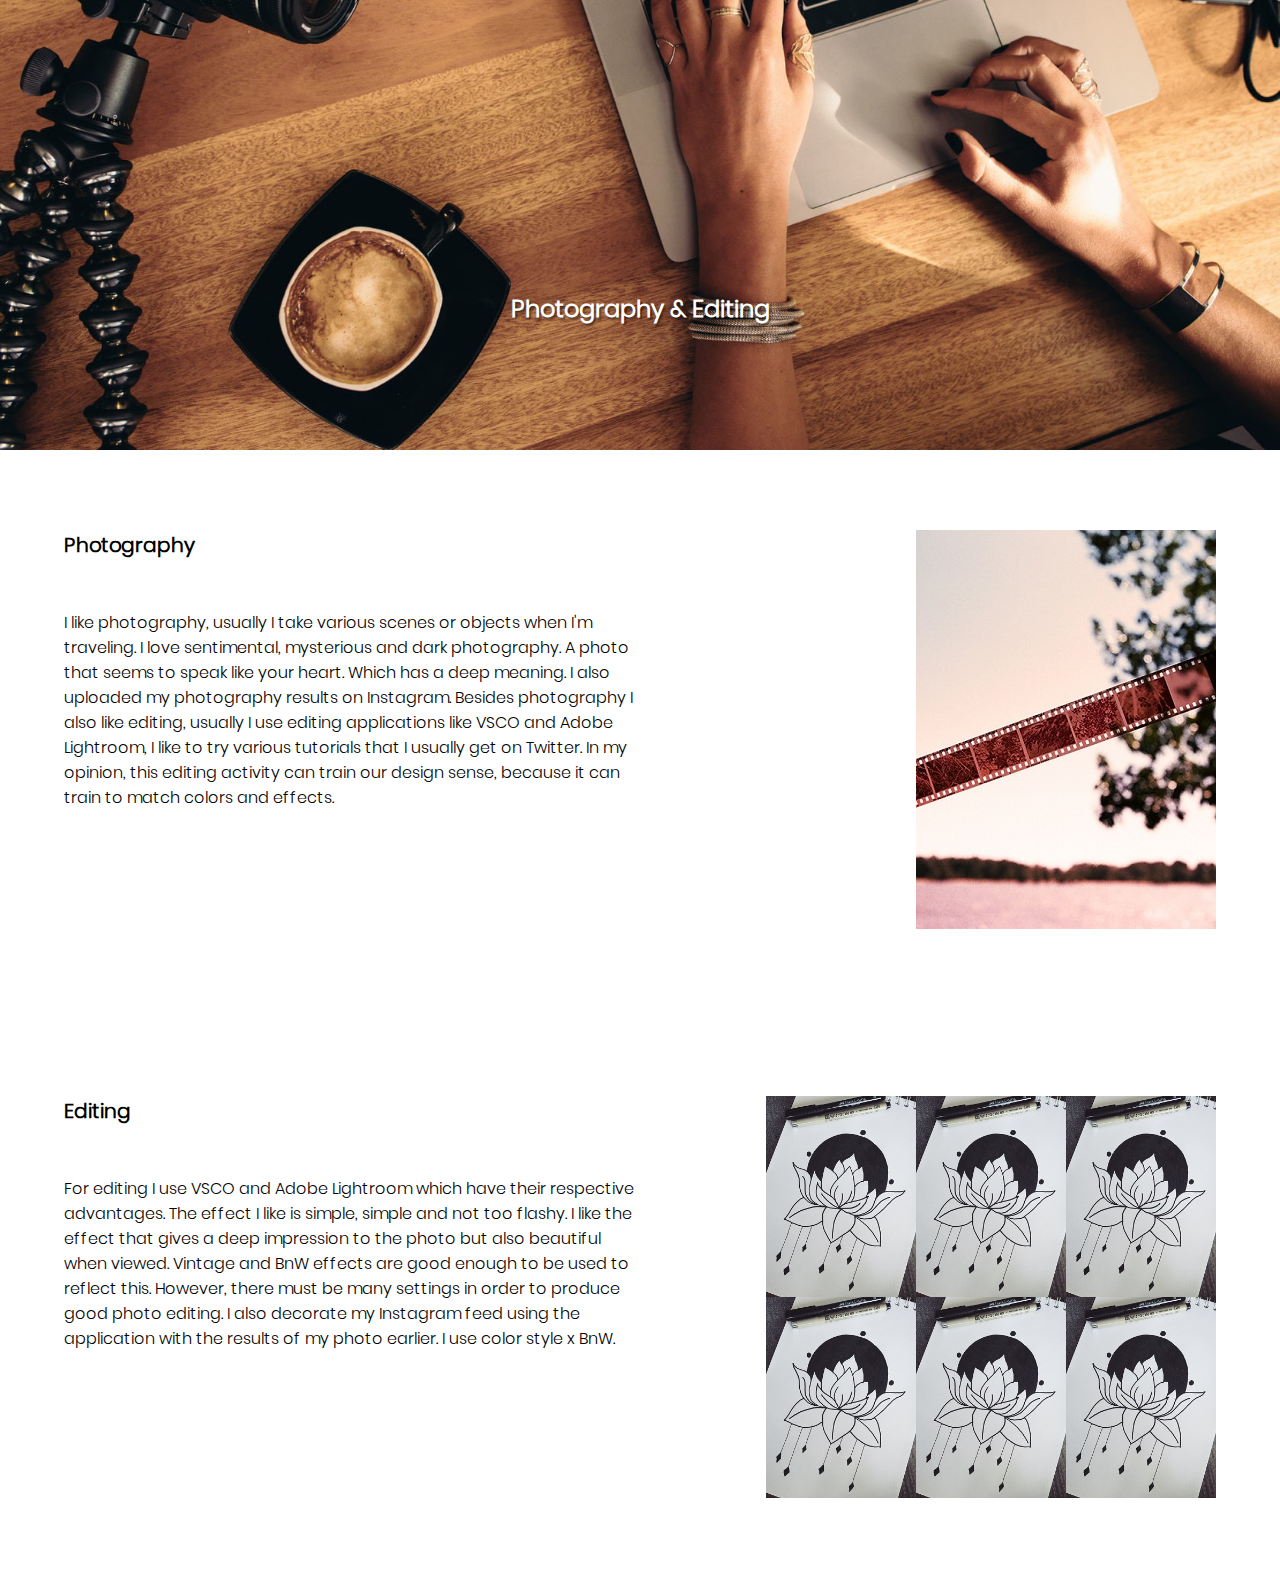
<file: dua - Copy.html>
<!DOCTYPE html>
<html lang="en">
<head>
    <meta charset="UTF-8">
    <meta name="viewport" content="width=device-width, initial-scale=1.0">
    <meta http-equiv="X-UA-Compatible" content="ie=edge">
    <link rel="stylesheet" href="./style.css">
    <title>Quantum Leap</title>
</head>
<body>
    <main>
        <div class="banner">
            <a href="./index.html">
            <img src="./img/header2.jpg" alt="">
            </a>
            <div class="author">
               <h1>Photography & Editing</h1>
            </div>
        </div>
        <div class="story">
            <div class="story-description">
                <h3>Photography</h3>
                <p>I like photography, usually I take various scenes or objects when I'm traveling. I love sentimental, mysterious and dark photography. A photo that seems to speak like your heart. Which has a deep meaning. I also uploaded my photography results on Instagram. Besides photography I also like editing, usually I use editing applications like VSCO and Adobe Lightroom, I like to try various tutorials that I usually get on Twitter. In my opinion, this editing activity can train our design sense, because it can train to match colors and effects.</p>
            </div>
            <div class="profile">
                <img src="./img/profil2.jpg" alt="profile">
            </div>
        </div>
        <div class="my-work">
           <div class="work-description">
                <h3>Editing</h3>
                <p>For editing I use VSCO and Adobe Lightroom which have their respective advantages. The effect I like is simple, simple and not too flashy. I like the effect that gives a deep impression to the photo but also beautiful when viewed. Vintage and BnW effects are good enough to be used to reflect this. However, there must be many settings in order to produce good photo editing. I also decorate my Instagram feed using the application with the results of my photo earlier. I use color style x BnW.</p>              
           </div>
           <div class="work-gallery">
                <img src="./img/foto1.jpg" alt="">
                <img src="./img/foto1.jpg" alt="">
                <img src="./img/foto1.jpg" alt="">
                <img src="./img/foto1.jpg" alt="">
                <img src="./img/foto1.jpg" alt="">
                <img src="./img/foto1.jpg" alt="">
           </div>
        </div>
    </main>
    
</body>
</html>
</file>
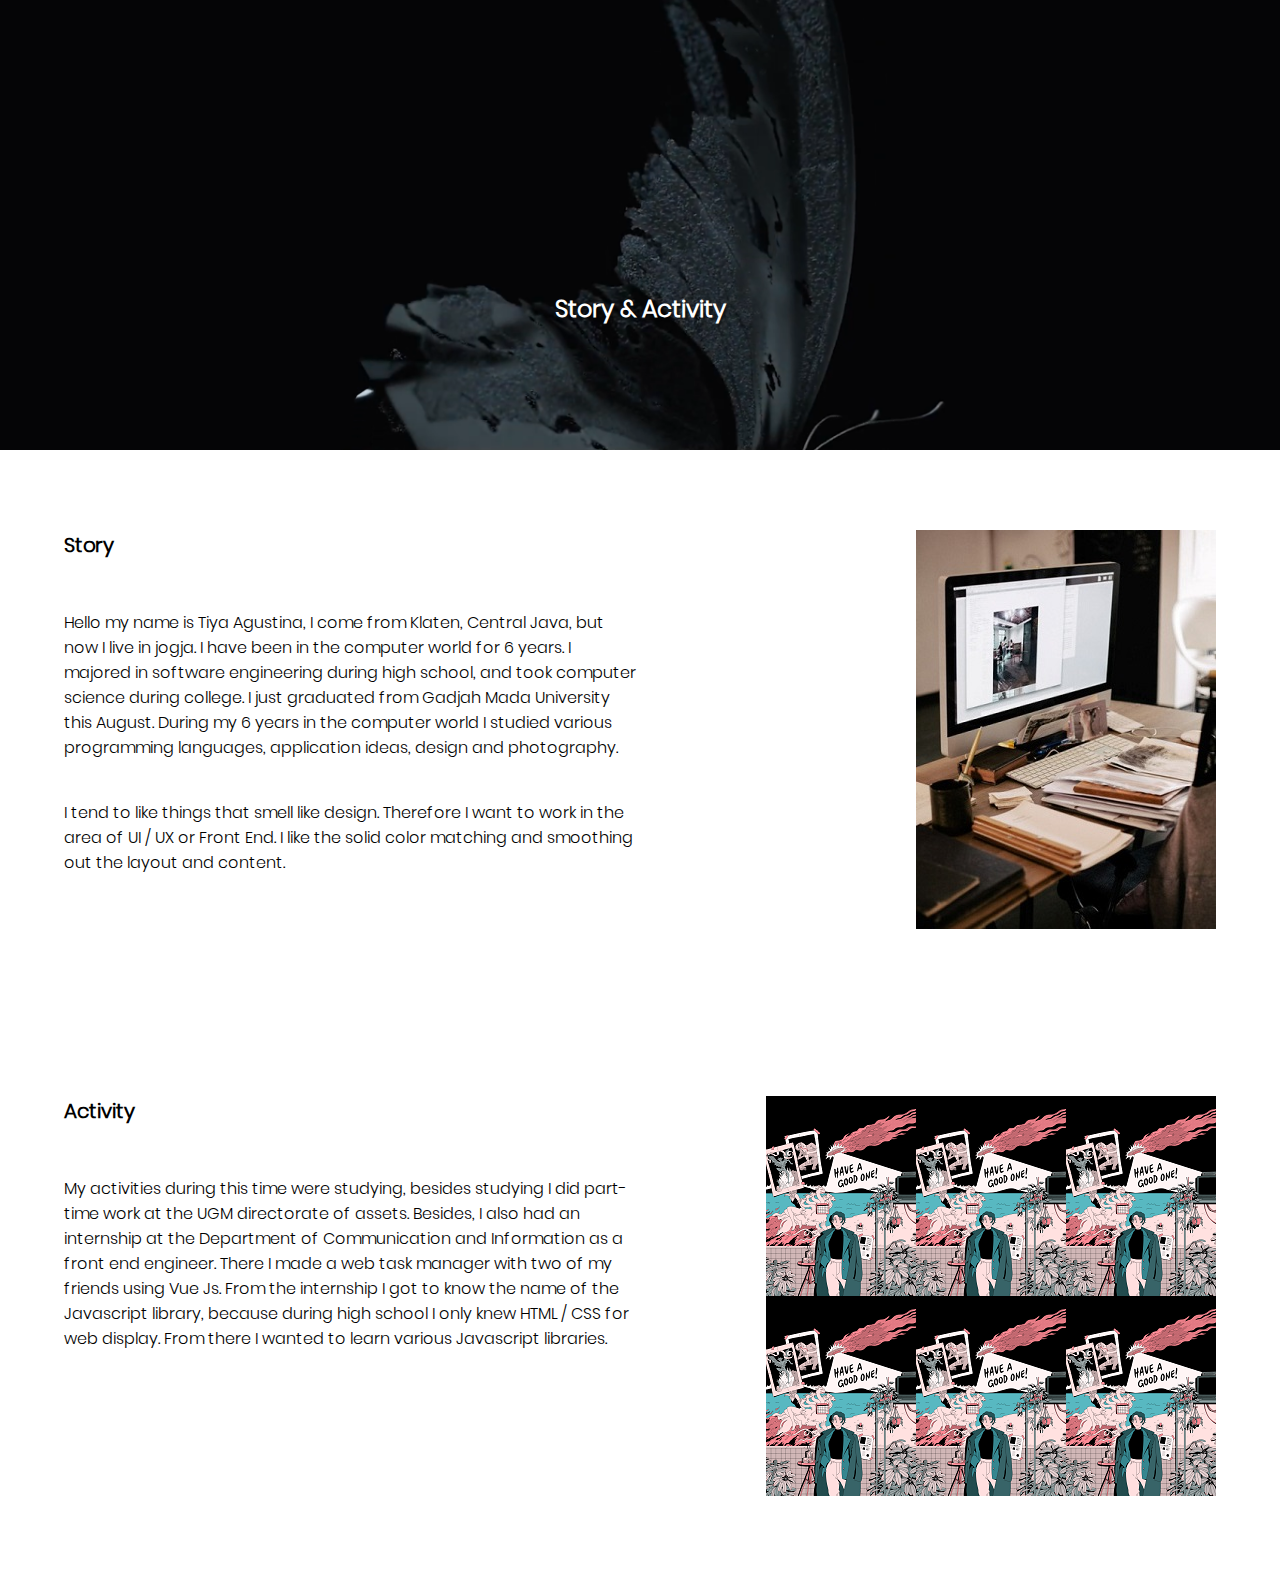
<file: satu - Copy.html>
<!DOCTYPE html>
<html lang="en">
<head>
    <meta charset="UTF-8">
    <meta name="viewport" content="width=device-width, initial-scale=1.0">
    <meta http-equiv="X-UA-Compatible" content="ie=edge">
    <link rel="stylesheet" href="./style.css">
    <title>Quantum Leap</title>
</head>
<body>
    <main>
        <div class="banner">
            <a href="./index.html">
            <img src="./img/header1.png" alt="">
            </a>
            <div class="author">
                <h1>Story & Activity</h1>
            </div>
        </div>
        <div class="story">
            <div class="story-description">
                <h3>Story</h3>
                <p>Hello my name is Tiya Agustina, I come from Klaten, Central Java, but now I live in jogja. I have been in the computer world for 6 years. I majored in software engineering during high school, and took computer science during college. I just graduated from Gadjah Mada University this August. During my 6 years in the computer world I studied various programming languages, application ideas, design and photography.
                <p>I tend to like things that smell like design. Therefore I want to work in the area of ​​UI / UX or Front End. I like the solid color matching and smoothing out the layout and content.</p>
                </p>
            </div>
            <div class="profile">
                <img src="./img/hobby2.jpg" alt="profile">
            </div>
        </div>
        <div class="my-work">
           <div class="work-description">
                <h3>Activity</h3>
                <p>My activities during this time were studying, besides studying I did part-time work at the UGM directorate of assets. Besides, I also had an internship at the Department of Communication and Information as a front end engineer. There I made a web task manager with two of my friends using Vue Js. From the internship I got to know the name of the Javascript library, because during high school I only knew HTML / CSS for web display. From there I wanted to learn various Javascript libraries.</p>              
           </div>
           <div class="work-gallery">
               <img src="./img/hobby4.png" alt="">
               <img src="./img/hobby4.png" alt="">
               <img src="./img/hobby4.png" alt="">
               <img src="./img/hobby4.png" alt="">
               <img src="./img/hobby4.png" alt="">
               <img src="./img/hobby4.png" alt="">
           </div>
        </div>
    </main>
    
</body>
</html>
</file>
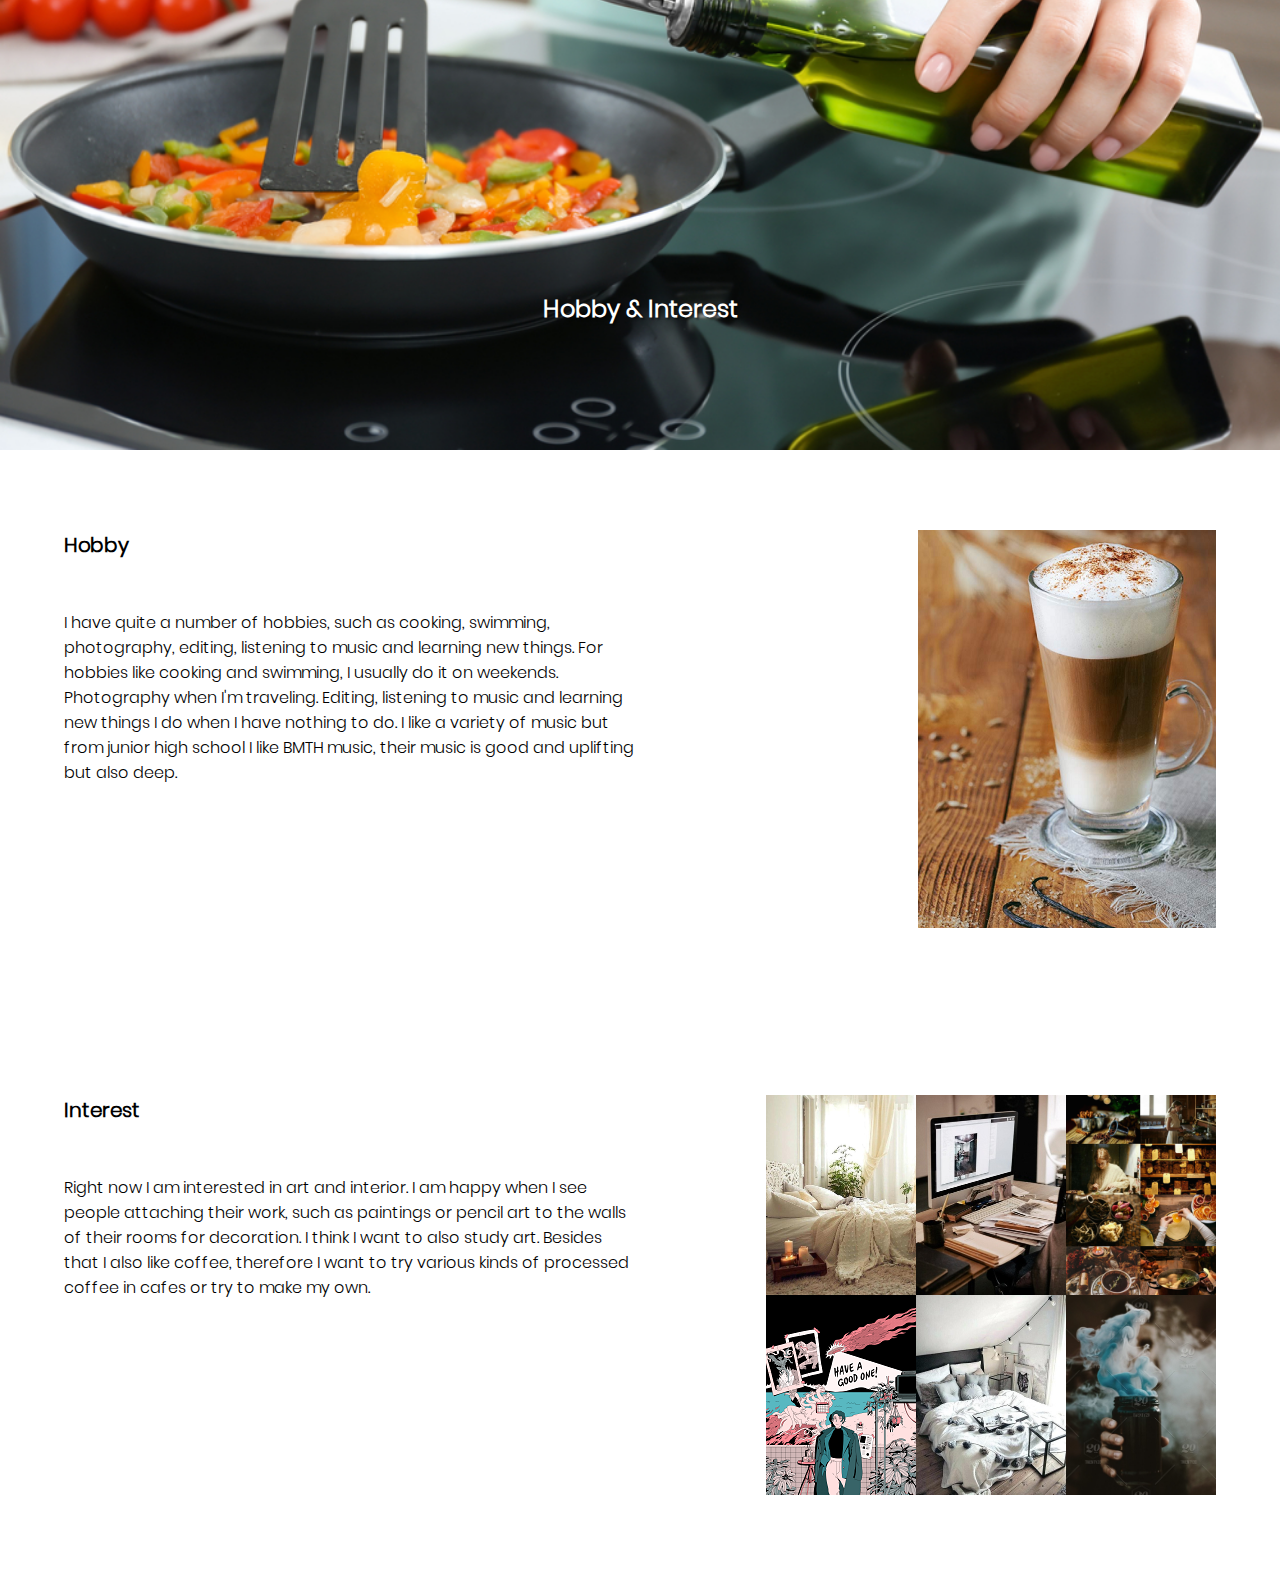
<file: tiga.html>
<!DOCTYPE html>
<html lang="en">
<head>
    <meta charset="UTF-8">
    <meta name="viewport" content="width=device-width, initial-scale=1.0">
    <meta http-equiv="X-UA-Compatible" content="ie=edge">
    <link rel="stylesheet" href="./style.css">
    <title>Quantum Leap</title>
</head>
<body>
    <main>
        <div class="banner">
            <a href="./index.html">
            <img src="./img/header3.jpg" alt="">
            </a>
            <div class="author">
                <h1>Hobby & Interest</h1>
            </div>
        </div>
        <div class="story">
            <div class="story-description">
                <h3>Hobby</h3>
                <p>I have quite a number of hobbies, such as cooking, swimming, photography, editing, listening to music and learning new things. For hobbies like cooking and swimming, I usually do it on weekends. Photography when I'm traveling. Editing, listening to music and learning new things I do when I have nothing to do. I like a variety of music but from junior high school I like BMTH music, their music is good and uplifting but also deep.
            </div>
            <div class="profile">
                <img src="./img/profil3.jpg" alt="profile">
            </div>
        </div>
        <div class="my-work">
           <div class="work-description">
                <h3>Interest</h3>
                <p>Right now I am interested in art and interior. I am happy when I see people attaching their work, such as paintings or pencil art to the walls of their rooms for decoration. I think I want to also study art. Besides that I also like coffee, therefore I want to try various kinds of processed coffee in cafes or try to make my own.</p>              
           </div>
           <div class="work-gallery">
                <img src="./img/hobby1.jpg" alt="">
                <img src="./img/hobby2.jpg" alt="">
                <img src="./img/hobby3.png" alt="">
                <img src="./img/hobby4.png" alt="">
                <img src="./img/hobby5.jpg" alt="">
                <img src="./img/hobby6.jpg" alt="">
           </div>
        </div>
    </main>
    
</body>
</html>
</file>
<file: style.css>
*,
*::before,
*::after{
    margin: 0;
    padding: 0;
    box-sizing: border-box;
}
@font-face{
    font-family: PopLight;
    src: url("./fonts/Poppins-Light.ttf");
}
@font-face{
    font-family: PopRegular;
    src: url("./fonts/Poppins-Regular.ttf");
}
body{
    font-family: PopLight;
}
.portofolio{
    color: black;
    background: radial-gradient(rgba(255,255,255,1), rgba(193,205,195,1));
}

nav {
    min-height: 10vh;
    width: 90%;
    margin: auto;
    display: flex;
    justify-content: space-between;
    align-items: center;
    padding: 20px 0px;
}
.logo{
    font-size: 15px;
}
.page{
    min-height: 90vh;
    display: grid;
    grid-template-columns: 5% 1fr 1fr 1fr 5%;
}
.two,.three{
    position: absolute;
    bottom: 0%;
    left: 0%;
    width: 100%;
    opacity: 0;
    pointer-events: none;
}
.hero{
    overflow: hidden;
    height: 500px;
    align-self: center;
    justify-self: center;
    display: flex;
}
.hero img{
    height: 500px;
    transition: transform 0.3s ease-out;
    cursor: pointer;
}
.hero a{
    display: flex;
}
.modelright{
    transform: translate(0%,10%);
}
.modelleft{
    transform: translate(0%,-10%);
}
.hero:hover .modelright{
    transform: translate(0%,0%);
}
.hero:hover .modelleft{
    transform: translate(0%,0%);
}
.details{
    grid-column: 2/3;
    align-self: end;
}
.details h1{
    font-size: 32px;
    font-family: PopRegular;
}
.details h2{
    font-size: 24px;
    font-family: PopRegular;
}
.details p {
    font-size: 15px;
    padding: 20px 0px 50px 0px;
}
.pages{
    position: absolute;
    right: 5%;
    top: 50%;
    transform: translateY(-50%);
}
.pages > div {
    display: flex;
    align-items: center;
    justify-content: space-between;
}
.pages h3{
    font-size: 12px;
    padding: 24px;
}
.pages svg{
    cursor: pointer;
    opacity: 0.5;
    transform: scale(2);
}
.pages svg:hover{
    animation: dot 0.5s ease-in-out infinite alternate;
}
.pages svg.active{
    opacity: 1;
}
@keyframes dot{
    0%{
        transform: scale(2);
    }
    100%{
        transform: scale(4);
    }
}
.banner{
    height: 50vh;
    width: 100%;
    position: relative;
}
.banner img{
    height:100%;
    width:100%;
    object-fit:cover;
    object-position: bottom;
}
.author{
    position: absolute;
    top:70%;
    left:50%;
    transform: translate(-50%,-70%);
    color: white;
    text-shadow: 2px 2px 2px rgba(0,0,0,0.5);
    text-align: center;
}
.author h1{
    font-size:24px;
}
.author h3{
    padding:10px 0px;
    font-size: 18px;
}
.story,
.my-work{
    display: flex;
    justify-content: space-between;
    width: 90%;
    margin: auto;
    padding: 80px 0px;
}
.story-description,
.work-description{
    width: 50%;
}
.story-description h3,
.work-description h3{
    font-size: 20px;
    padding-bottom: 30px;
}
.story-description p,
.work-description p{
    padding: 20px 0px;
    padding-bottom: 20px;
}
.work-gallery{
    display:grid;
    grid-template-columns:repeat(3,150px); 
}
.work-gallery img{
    width: 100%;
}
@media(max-width:1024px){
    .page{
        grid-template-columns: 5% 1fr 5%; 
        grid-template-rows: 2fr 1fr;
        align-items: center; 
    }
    .hero{
        grid-column: 2/3;
        height: auto;
    }
    .hero img{
        height:500px;
    }
    .details{
        grid-row: 2/3;
        grid-column: 2/3;
        text-align: center;
    }
    .details h1{
        font-size: 24px;
    }
    .details h2{
        font-size: 20px;
    }
    .story,
    .my-work{
        flex-direction: column;
    }
    .story-description, .work-description{
        width: 100%;
    }
    .work-gallery{
        display: grid;
        grid-template-columns: repeat(auto-fit, minmax(120px,1fr));
    }
    .profile{
        padding-top: 30px;
        text-align: center; 
    }
}
@media(max-width:768px){
   .hero img{
        height: 300px;
    }
    .details h1{
        font-size: 20px;
    }
    .details h2{
        font-size: 14px;
    }
}

.nav-open{
    position: absolute;
    top: 0px;
    left: 0px;
    width: 100%;
    height: 50vh;
    background: white;
    z-index: 1;
    color: black;
    display: grid;
    grid-template-columns: 5% 1fr 1fr 5%;
    justify-items: center;
    align-items: center;
    text-align: center;
    transform: translateY(-100%);
}
.contact{
    grid-column: 2/3;
}
.nav-open h3{
    font-size: 20px;
    padding-bottom: 40px;
}
.nav-open p{
    font-size: 18px;
}
.social-links img{
    padding: 0px 20px;
}
.logo, .menu{
    z-index: 2;
}
.menu {
  cursor: pointer;
}
</file>
